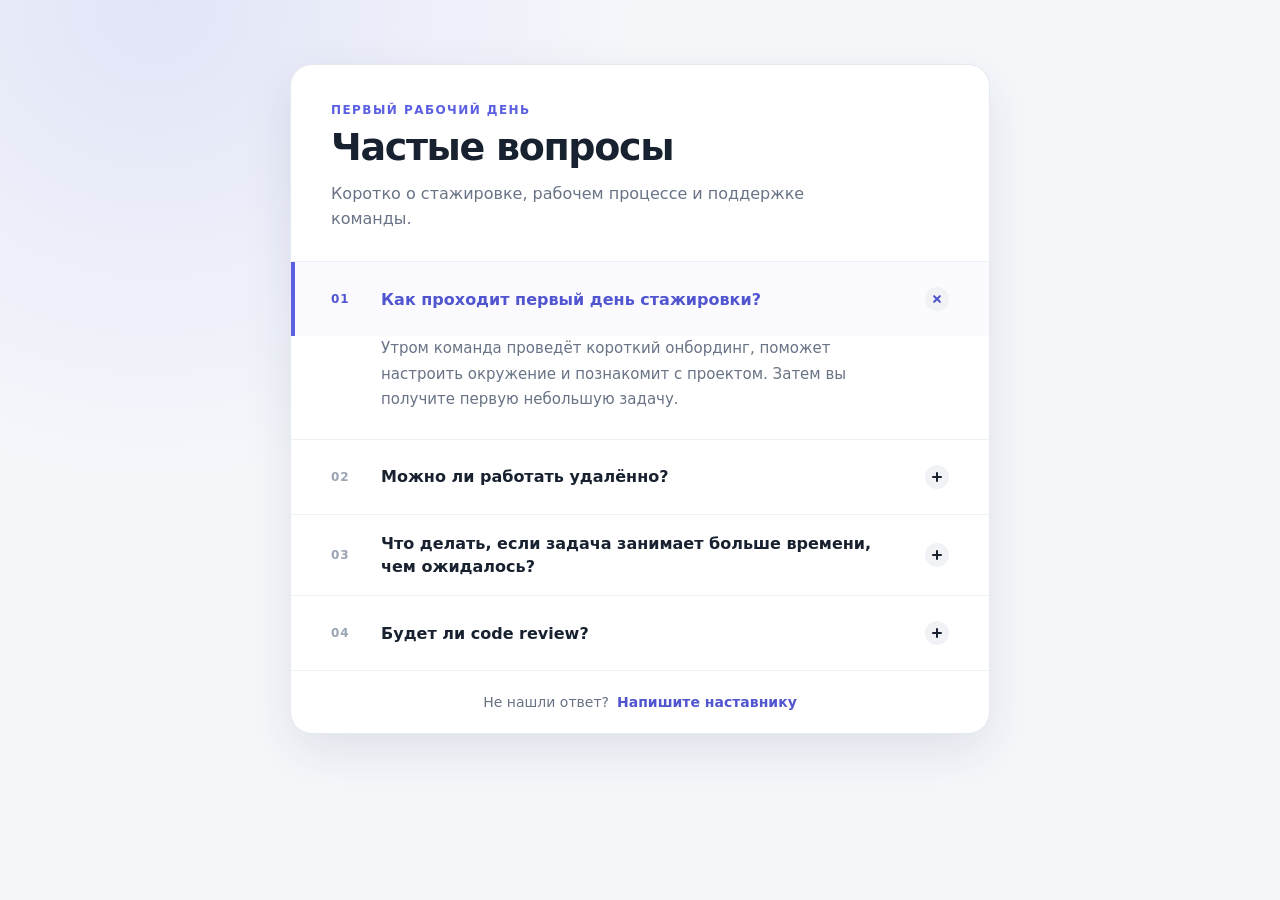
<file: N. Аккордеон на CSS/index.html>
<!doctype html>
<html lang="ru">
<head>
  <meta charset="utf-8">
  <meta name="viewport" content="width=device-width, initial-scale=1">
  <title>Частые вопросы</title>
  <link rel="stylesheet" href="base.css">
  <link rel="stylesheet" href="styles.css">
</head>
<body>
  <main class="page">
    <section class="support-card" aria-labelledby="faq-title">
      <header class="support-card__header">
        <p class="support-card__eyebrow">ПЕРВЫЙ РАБОЧИЙ ДЕНЬ</p>
        <h1 class="support-card__title" id="faq-title">Частые вопросы</h1>
        <p class="support-card__description">
          Коротко о стажировке, рабочем процессе и поддержке команды.
        </p>
      </header>

      <div class="faq" data-testid="faq">
        <details class="faq__item" name="internship-faq" open data-testid="faq-item">
          <summary class="faq__question" data-testid="faq-question">
            <span class="faq__number" aria-hidden="true">01</span>
            <span class="faq__question-text">Как проходит первый день стажировки?</span>
            <span class="faq__icon" aria-hidden="true"></span>
          </summary>
          <div class="faq__answer-clip">
            <div class="faq__answer-inner">
              <div class="faq__answer" data-testid="faq-answer">
                <p>
                  Утром команда проведёт короткий онбординг, поможет настроить окружение
                  и познакомит с проектом. Затем вы получите первую небольшую задачу.
                </p>
              </div>
            </div>
          </div>
        </details>

        <details class="faq__item" name="internship-faq" data-testid="faq-item">
          <summary class="faq__question" data-testid="faq-question">
            <span class="faq__number" aria-hidden="true">02</span>
            <span class="faq__question-text">Можно ли работать удалённо?</span>
            <span class="faq__icon" aria-hidden="true"></span>
          </summary>
          <div class="faq__answer-clip">
            <div class="faq__answer-inner">
              <div class="faq__answer" data-testid="faq-answer">
                <p>
                  Да. Формат зависит от команды: часть встреч проходит синхронно,
                  а остальное время можно планировать самостоятельно.
                </p>
              </div>
            </div>
          </div>
        </details>

        <details class="faq__item" name="internship-faq" data-testid="faq-item">
          <summary class="faq__question" data-testid="faq-question">
            <span class="faq__number" aria-hidden="true">03</span>
            <span class="faq__question-text">
              Что делать, если задача занимает больше времени, чем ожидалось?
            </span>
            <span class="faq__icon" aria-hidden="true"></span>
          </summary>
          <div class="faq__answer-clip">
            <div class="faq__answer-inner">
              <div class="faq__answer" data-testid="faq-answer">
                <p>
                  Расскажите наставнику, что уже сделано, где возникла сложность
                  и какие варианты вы проверили.
                </p>
                <p>
                  Вместе вы сможете уточнить приоритет, сократить задачу или выбрать
                  другой подход. Прозрачный процесс важнее идеального результата.
                </p>
              </div>
            </div>
          </div>
        </details>

        <details class="faq__item" name="internship-faq" data-testid="faq-item">
          <summary class="faq__question" data-testid="faq-question">
            <span class="faq__number" aria-hidden="true">04</span>
            <span class="faq__question-text">Будет ли code review?</span>
            <span class="faq__icon" aria-hidden="true"></span>
          </summary>
          <div class="faq__answer-clip">
            <div class="faq__answer-inner">
              <div class="faq__answer" data-testid="faq-answer">
                <p>
                  Да. Вы получите комментарии, сможете задать вопросы и при
                  необходимости обновить решение.
                </p>
              </div>
            </div>
          </div>
        </details>
      </div>

      <footer class="support-card__footer">
        <span>Не нашли ответ?</span>
        <a href="mailto:mentor@example.com">Напишите наставнику</a>
      </footer>
    </section>
  </main>
</body>
</html>
</file>
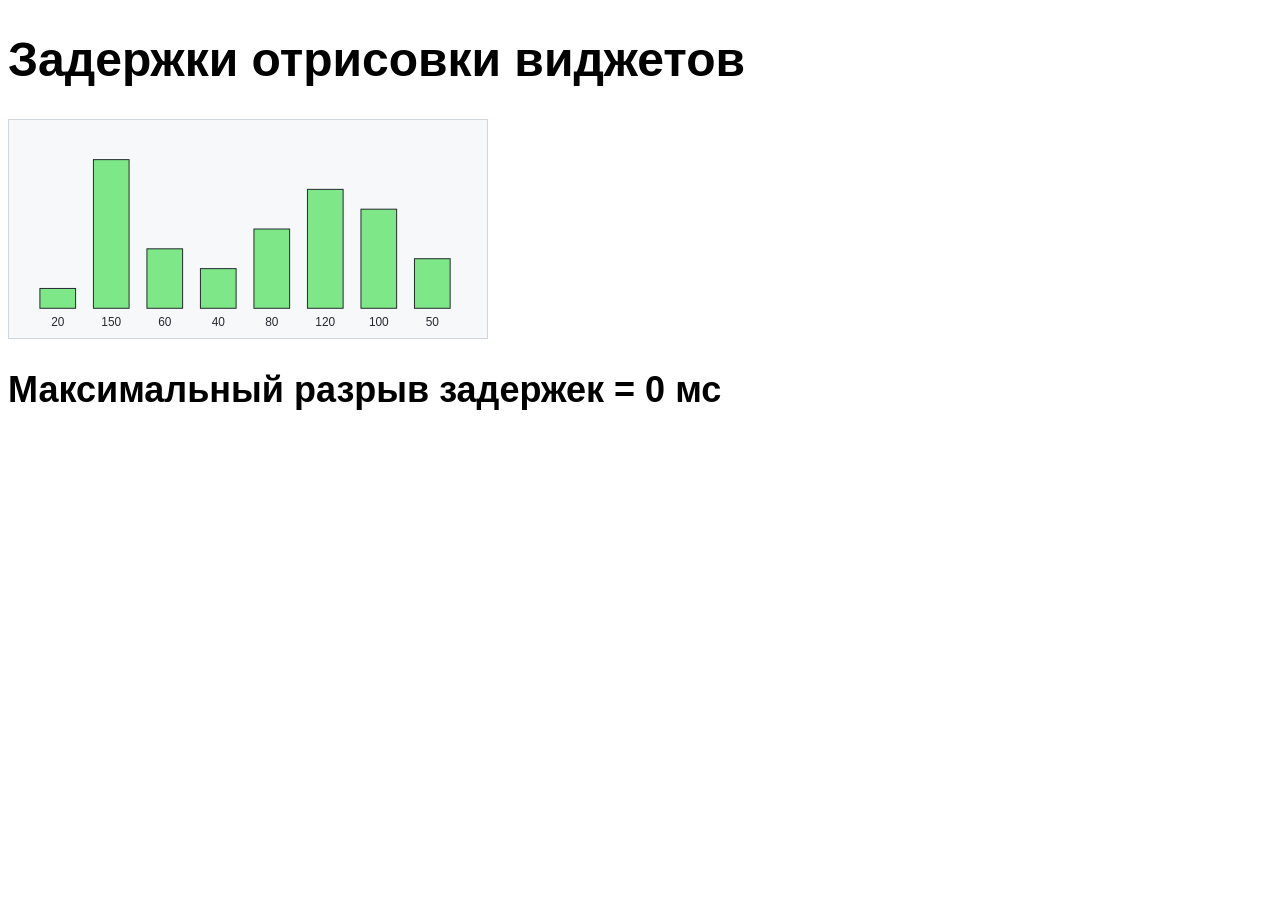
<file: L. Задержки отрисовки/sandbox.html>
<!DOCTYPE html>
<html lang="ru">
<head>
    <meta charset="UTF-8">
    <title>Задержки виджетов</title>
    <style>
        body {
            font-family: Arial, sans-serif;
            font-size: 24px;
        }

        .chart {
            box-sizing: border-box;
            display: block;
            max-width: 520px;
            border: 1px solid #d0d7de;
            background: #f6f8fa;
        }

        .chart rect {
            fill: #7ee787;
            stroke: #24292f;
        }

        .chart text {
            font-size: 12px;
            fill: #24292f;
            text-anchor: middle;
        }
    </style>
    <script type="text/javascript">
        function solution(block) {
            // your code here
            return 0;
        }


        document.addEventListener('DOMContentLoaded', () => {
            const chart = document.querySelector('#latency-chart');
            const result = solution(chart);
            document.querySelector('#result').innerHTML = `Максимальный разрыв задержек = ${result} мс`;
        });
    </script>
</head>
<body>
<div id="root">
    <h1>Задержки отрисовки виджетов</h1>
    <svg id="latency-chart" class="chart" width="480" height="220" viewBox="0 0 480 220">
        <rect x="30" y="170" width="36" height="20" data-value="20"><title>20 мс</title></rect>
        <rect x="84" y="40" width="36" height="150" data-value="150"><title>150 мс</title></rect>
        <rect x="138" y="130" width="36" height="60" data-value="60"><title>60 мс</title></rect>
        <rect x="192" y="150" width="36" height="40" data-value="40"><title>40 мс</title></rect>
        <rect x="246" y="110" width="36" height="80" data-value="80"><title>80 мс</title></rect>
        <rect x="300" y="70" width="36" height="120" data-value="120"><title>120 мс</title></rect>
        <rect x="354" y="90" width="36" height="100" data-value="100"><title>100 мс</title></rect>
        <rect x="408" y="140" width="36" height="50" data-value="50"><title>50 мс</title></rect>

        <text x="48" y="208">20</text>
        <text x="102" y="208">150</text>
        <text x="156" y="208">60</text>
        <text x="210" y="208">40</text>
        <text x="264" y="208">80</text>
        <text x="318" y="208">120</text>
        <text x="372" y="208">100</text>
        <text x="426" y="208">50</text>
    </svg>
    <h2 id="result"></h2>
</div>
</body>
</html>
</file>
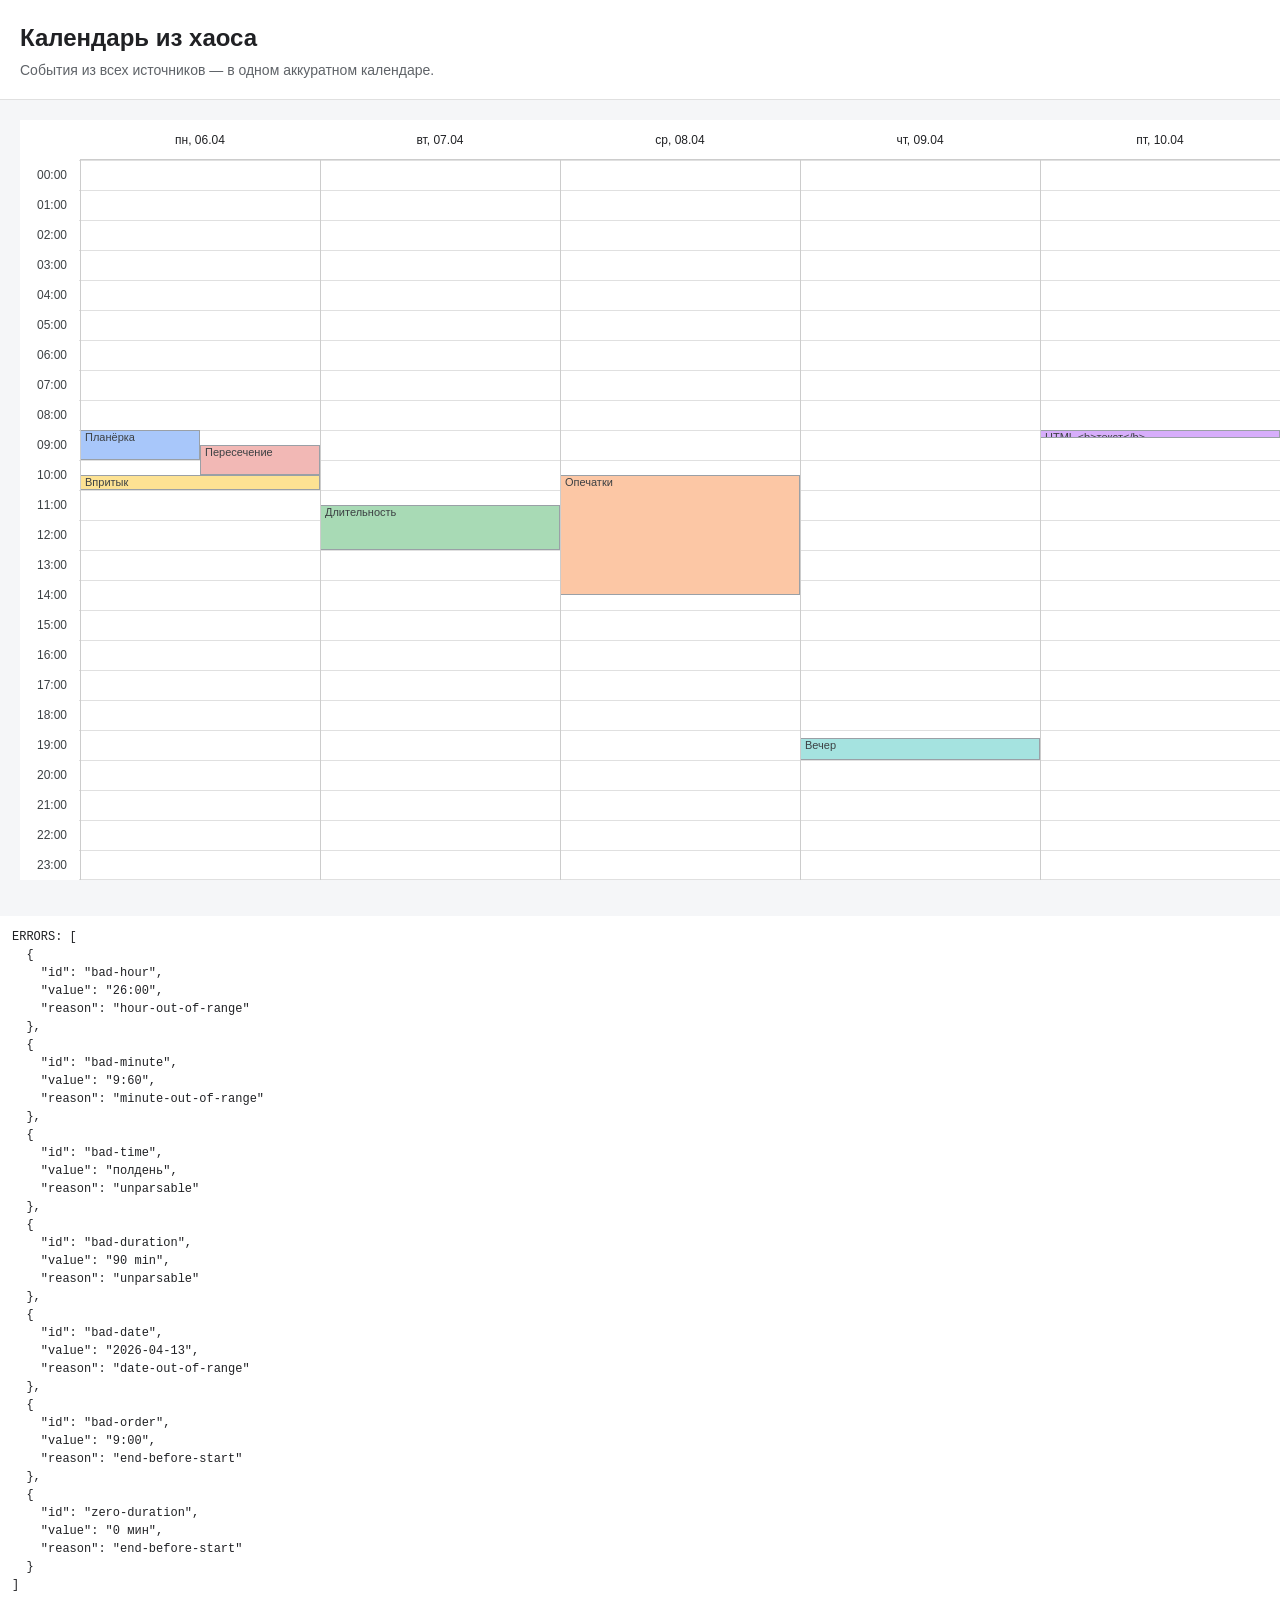
<file: M. Календарь из хаоса/answer/preview.html>
<!DOCTYPE html>
<html lang="ru">
<head>
<meta charset="utf-8">
<title>Календарь из хаоса</title>
<style>
    /* Хром страницы — фиксированная геометрия (задаётся шаблоном, участник её не меняет):
       шапка страницы 100px + отступы main по 20px + календарь 760px = страница ровно 900px в высоту. */
    body {
        margin: 0;
        background: #f5f6f8;
        font: 14px/1.4 -apple-system, "Segoe UI", Roboto, Arial, sans-serif;
        color: #202124;
    }
    .page-header {
        box-sizing: border-box;
        height: 100px;
        padding: 22px 20px 0;
        background: #fff;
        border-bottom: 1px solid #e0e0e0;
    }
    .page-header h1 {
        margin: 0;
        font-size: 24px;
        line-height: 32px;
        font-weight: 600;
    }
    .page-header p {
        margin: 6px 0 0;
        font-size: 14px;
        line-height: 20px;
        color: #5f6368;
    }
    main {
        padding: 20px;
    }
    /* Содержимое #calendar не стилизуется шаблоном — его целиком строит скрипт решения. */
</style>
</head>
<body>
<header class="page-header">
    <h1>Календарь из хаоса</h1>
    <p>События из всех источников — в одном аккуратном календаре.</p>
</header>
<main>
    <div id="calendar"></div>
</main>
<script>window.INPUT = {"startDate":"2026-04-06","days":7,"events":[{"id":"e1","title":"Планёрка","date":"2026-04-06","start":"9:00","end":"10:00"},{"id":"e2","title":"Пересечение","date":"2026-04-06","start":"09.30","end":"10.30"},{"id":"e3","title":"Впритык","date":"2026-04-06","start":"10:30","end":"11:00"},{"id":"e4","title":"Длительность","date":"2026-04-07","start":"11.30 AM","duration":"90 мин"},{"id":"e5","title":"Опечатки","date":"2026-04-08","start":"1O:30","end":"14;30"},{"id":"e6","title":"Вечер","date":"2026-04-09","start":"7.15p.m.","end":"8:00 PM"},{"id":"e7","title":"HTML <b>текст</b>","date":"2026-04-10","start":"9 : 00","end":"9:15"},{"id":"bad-hour","title":"Час","date":"2026-04-06","start":"26:00","end":"27:00"},{"id":"bad-minute","title":"Минута","date":"2026-04-06","start":"9:60","end":"10:00"},{"id":"bad-time","title":"Текст","date":"2026-04-06","start":"полдень","end":"13:00"},{"id":"bad-duration","title":"Длительность","date":"2026-04-06","start":"9:00","duration":"90 min"},{"id":"bad-date","title":"Дата","date":"2026-04-13","start":"9:00","end":"10:00"},{"id":"bad-order","title":"Порядок","date":"2026-04-06","start":"10:00","end":"9:00"},{"id":"zero-duration","title":"Нулевая длительность","date":"2026-04-06","start":"10:00","duration":"0 мин"}]};</script>
<script src="solution.js"></script>
<pre id="test-output" style="margin:16px 0;padding:12px;background:#fff;font:12px/1.5 Consolas,monospace;white-space:pre-wrap"></pre>
<script>document.getElementById('test-output').textContent = 'ERRORS: ' + JSON.stringify(window.ERRORS, null, 2);</script>
</body>
</html>
</file>
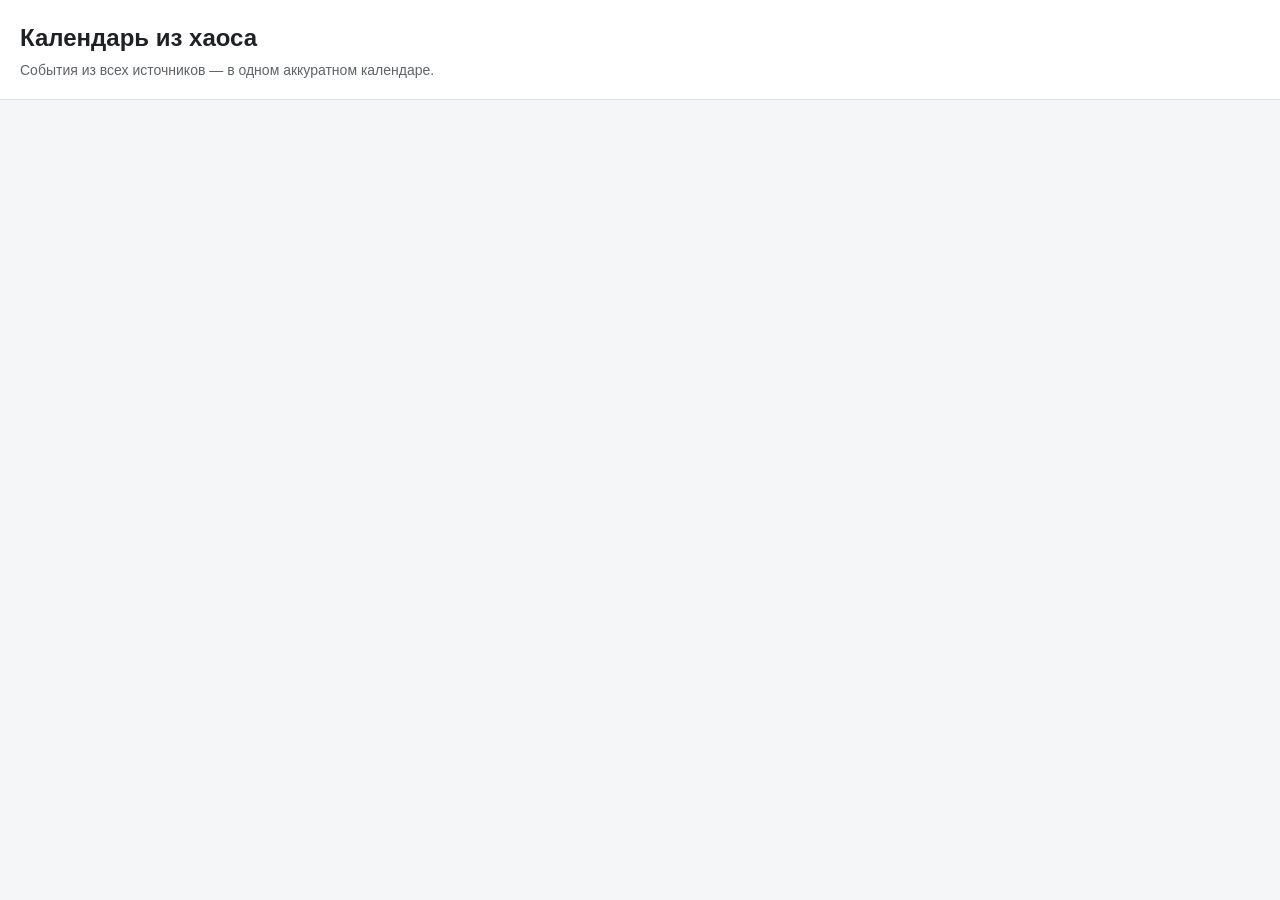
<file: M. Календарь из хаоса/templates/page.html>
<!DOCTYPE html>
<html>
<head>
<meta charset="utf-8">
<title>Календарь из хаоса</title>
<style>
    /* Хром страницы — фиксированная геометрия (задаётся шаблоном, участник её не меняет):
       шапка страницы 100px + отступы main по 20px + календарь 760px = страница ровно 900px в высоту. */
    body {
        margin: 0;
        background: #f5f6f8;
        font: 14px/1.4 -apple-system, "Segoe UI", Roboto, Arial, sans-serif;
        color: #202124;
    }
    .page-header {
        box-sizing: border-box;
        height: 100px;
        padding: 22px 20px 0;
        background: #fff;
        border-bottom: 1px solid #e0e0e0;
    }
    .page-header h1 {
        margin: 0;
        font-size: 24px;
        line-height: 32px;
        font-weight: 600;
    }
    .page-header p {
        margin: 6px 0 0;
        font-size: 14px;
        line-height: 20px;
        color: #5f6368;
    }
    main {
        padding: 20px;
    }
    /* Содержимое #calendar не стилизуется шаблоном — его целиком строит скрипт решения. */
</style>
</head>
<body>
<header class="page-header">
    <h1>Календарь из хаоса</h1>
    <p>События из всех источников — в одном аккуратном календаре.</p>
</header>
<main>
    <div id="calendar"></div>
</main>
<!--INPUT-->
<!--SOLUTION-->
</body>
</html>
</file>
<file: N. Аккордеон на CSS/base.css>
/*
 * Внешний вид страницы уже готов. Этот файл изменять нельзя.
 * Интерактивное поведение участник реализует в styles.css.
 */

:root {
  font-family: Inter, ui-sans-serif, system-ui, -apple-system, BlinkMacSystemFont,
    "Segoe UI", sans-serif;
  color: #18212f;
  background: #f5f7fb;
  font-synthesis: none;
}

* {
  box-sizing: border-box;
}

html {
  min-width: 320px;
}

body {
  min-width: 320px;
  min-height: 100vh;
  margin: 0;
  background:
    radial-gradient(circle at 12% 0%, rgba(91, 95, 226, 0.12), transparent 30rem),
    #f5f7fb;
}

.page {
  width: 100%;
  padding: 64px 24px;
}

.support-card {
  width: min(700px, 100%);
  margin: 0 auto;
  overflow: hidden;
  border: 1px solid #e5e9f0;
  border-radius: 22px;
  background: #fff;
  box-shadow: 0 18px 50px rgba(32, 43, 67, 0.1);
}

.support-card__header {
  padding: 38px 40px 30px;
  border-bottom: 1px solid #edf0f4;
}

.support-card__eyebrow {
  margin: 0 0 10px;
  color: #5b5fe2;
  font-size: 12px;
  font-weight: 750;
  letter-spacing: 0.12em;
}

.support-card__title {
  margin: 0;
  font-size: clamp(28px, 5vw, 38px);
  line-height: 1.1;
  letter-spacing: -0.035em;
}

.support-card__description {
  max-width: 520px;
  margin: 13px 0 0;
  color: #687386;
  font-size: 16px;
  line-height: 1.55;
}

.faq__item {
  margin: 0;
  border-bottom: 1px solid #edf0f4;
}

.faq__item:last-child {
  border-bottom: 0;
}

/*
 * Chromium скрывает содержимое закрытого details самостоятельно.
 * Отключаем это поведение: без решения участника клики не должны
 * визуально менять страницу.
 */
.faq__item::details-content {
  content-visibility: visible;
}

.faq__question {
  display: grid;
  grid-template-columns: 38px minmax(0, 1fr) 28px;
  gap: 12px;
  align-items: center;
  min-height: 74px;
  padding: 17px 40px;
  cursor: pointer;
  list-style: none;
  user-select: none;
}

.faq__question::-webkit-details-marker {
  display: none;
}

.faq__question:hover {
  background: #fafbfc;
}

.faq__question:focus-visible {
  outline: 3px solid rgba(91, 95, 226, 0.25);
  outline-offset: -3px;
}

.faq__number {
  color: #9aa4b2;
  font-size: 12px;
  font-weight: 750;
  letter-spacing: 0.08em;
}

.faq__question-text {
  min-width: 0;
  font-size: 16px;
  font-weight: 650;
  line-height: 1.45;
}

.faq__icon {
  position: relative;
  display: block;
  width: 24px;
  height: 24px;
  justify-self: end;
  border-radius: 50%;
  background: #f0f2f6;
}

/*
 * Ответы намеренно оставлены раскрытыми даже у закрытых details.
 * Скрытие и анимация — часть решения участника.
 */
.faq__answer-clip {
  display: grid;
  overflow: hidden;
}

.faq__answer-inner {
  min-height: 0;
  overflow: hidden;
}

.faq__answer {
  padding: 0 80px 26px 90px;
  color: #687386;
  font-size: 15px;
  line-height: 1.7;
}

.faq__answer p {
  margin: 0;
}

.faq__answer p + p {
  margin-top: 12px;
}

.support-card__footer {
  display: flex;
  gap: 8px;
  align-items: center;
  justify-content: center;
  padding: 23px 40px;
  border-top: 1px solid #edf0f4;
  color: #687386;
  font-size: 14px;
}

.support-card__footer a {
  color: #5155cf;
  font-weight: 650;
  text-decoration: none;
}

.support-card__footer a:hover {
  text-decoration: underline;
}

@media (max-width: 560px) {
  .page {
    padding: 24px 12px;
  }

  .support-card {
    border-radius: 18px;
  }

  .support-card__header {
    padding: 30px 24px 24px;
  }

  .faq__question {
    grid-template-columns: 32px minmax(0, 1fr) 24px;
    gap: 8px;
    padding: 16px 24px;
  }

  .faq__answer {
    padding: 0 54px 24px 64px;
  }

  .support-card__footer {
    padding: 21px 24px;
  }
}
</file>
<file: N. Аккордеон на CSS/styles.css>
/* Изменять можно только этот файл. JavaScript не нужен. */

.faq {
    /* Готовые значения для оформления открытого вопроса. */
    --faq-active-color: #5155cf;
    --faq-active-background: #fafaff;
    --faq-active-stripe-color: #5b5fe2;
    --faq-active-stripe-width: 4px;
}

/* Ваш CSS ниже */

.faq__question {
    position: relative;
    transition: color 300ms ease,
    background-color 300ms ease;

    &::before {
        content: "";
        position: absolute;
        top: 0;
        bottom: 0;
        left: 0;
        width: var(--faq-active-stripe-width);
        background-color: var(--faq-active-stripe-color);
        transform: scaleY(0);
        transform-origin: top;
        transition: transform 300ms ease;
    }
}

.faq__question-text,
.faq__number {
    transition: color 300ms ease;
}

.faq__icon {
    &::before,
    &::after {
        position: absolute;
        top: 50%;
        left: 50%;
        width: 10px;
        height: 2px;
        border-radius: 1px;
        background-color: currentColor;
        content: "";
        transform: translate(-50%, -50%);
        transition: transform 300ms ease;
    }

    &::after {
        transform: translate(-50%, -50%) rotate(90deg);
    }
}

.faq__answer-clip {
    grid-template-rows: 0fr;
    transition: grid-template-rows 300ms ease;
}

.faq__item[open] {
    & > .faq__question {
        color: var(--faq-active-color);
        background-color: var(--faq-active-background);

        &::before {
            transform: scaleY(1);
        }
    }

    & .faq__question-text,
    & .faq__number {
        color: var(--faq-active-color);
    }

    & .faq__icon::before {
        transform: translate(-50%, -50%) rotate(45deg);
    }

    & .faq__icon::after {
        transform: translate(-50%, -50%) rotate(-45deg);
    }

    & > .faq__answer-clip {
        grid-template-rows: 1fr;
    }
}
</file>
